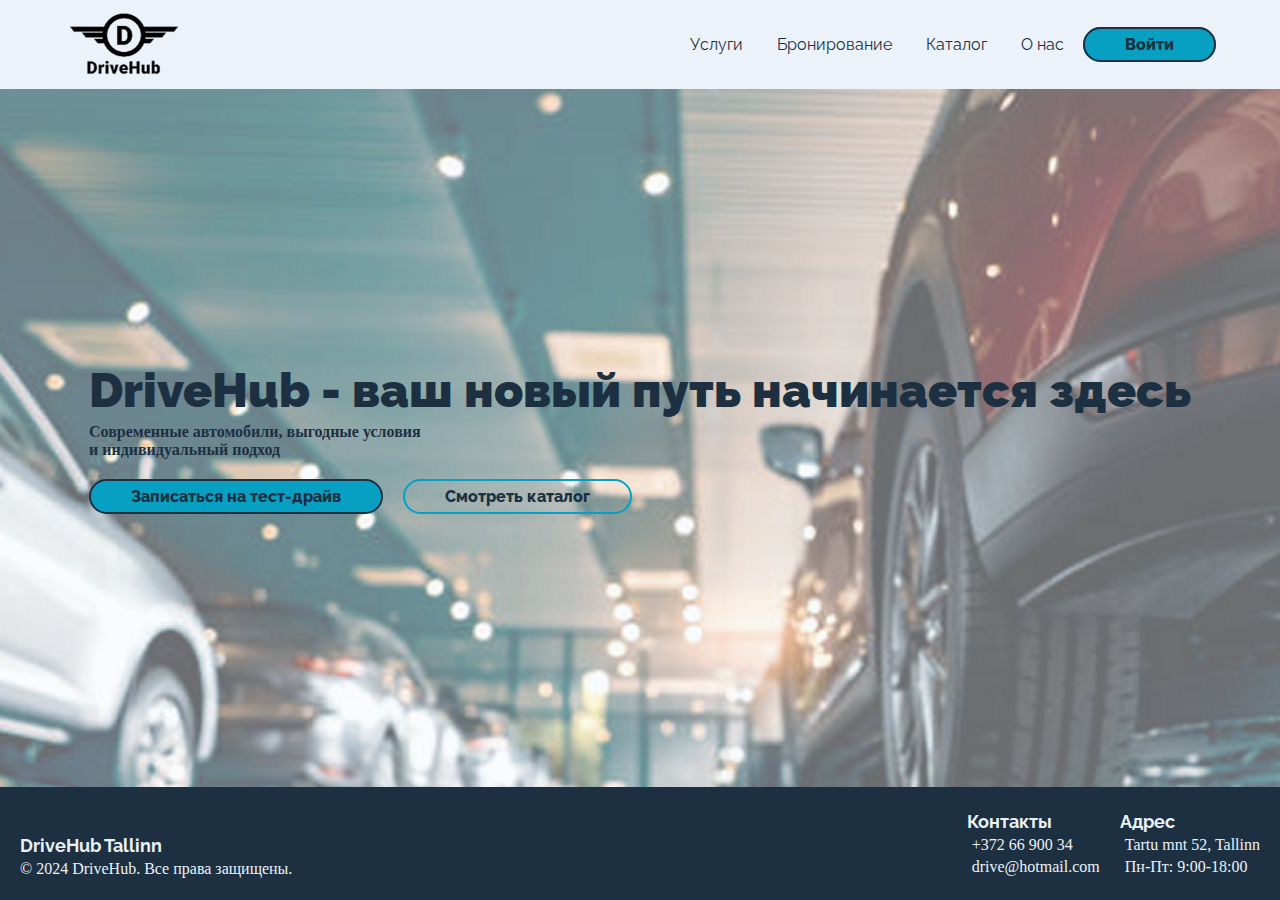
<file: index.html>
<!DOCTYPE html>
<html lang="en">
  <head>
    <meta charset="UTF-8" />
    <meta name="viewport" content="width=device-width, initial-scale=1.0" />
    <link rel="stylesheet" href="assets/css/general_styles.css" />
    <link rel="stylesheet" href="assets/css/index.css" />
    <link
      href="https://cdn.boxicons.com/fonts/basic/boxicons.min.css"
      rel="stylesheet"
    />
    <title>DriveHub Main Page</title>
  </head>
  <body>
    <header>
      <div class="wrapper">
        <nav>
          <div class="logo">
            <a href="index.html">
              <img src="assets/images/logos/logo_driveHub.png" />
            </a>
          </div>
          <div class="links">
            <a href="pages/services.html">Услуги</a>
            <a href="pages/booking.html">Бронирование</a>
            <a href="pages/catalog.html">Каталог</a>
            <a href="pages/about.html">О нас</a>
            <a class="blue-button" href="pages/login.html">Войти</a>
          </div>
        </nav>
      </div>
    </header>
    <main class="hero">
      <div class="wrapper">
        <h1>DriveHub - ваш новый путь начинается здесь</h1>
        <p>
          Современные автомобили, выгодные условия <br />и индивидуальный подход
        </p>
        <div class="hero-button-wrapper">
          <a class="blue-button test-drive" href="/pages/booking.html"
            >Записаться на тест-драйв</a
          >
          <a class="transparent-button" href="pages/catalog.html">
            Смотреть каталог
          </a>
        </div>
      </div>
    </main>
    <footer>
      <div class="left">
        <h3>DriveHub Tallinn</h3>
        <p>© 2024 DriveHub. Все права защищены.</p>
      </div>
      <div class="right">
        <div class="contacts">
          <h3>Контакты</h3>
          <p><i class="bxr bxs-phone"></i> +372 66 900 34</p>
          <p><i class="bxr bxs-mail-open"></i> drive@hotmail.com</p>
        </div>
        <div class="address">
          <h3>Адрес</h3>
          <p><i class="bxr bxs-location"></i> Tartu mnt 52, Tallinn</p>
          <p><i class="bxr bxs-calendar-alt"></i> Пн-Пт: 9:00-18:00</p>
        </div>
      </div>
    </footer>
  </body>
</html>
</file>
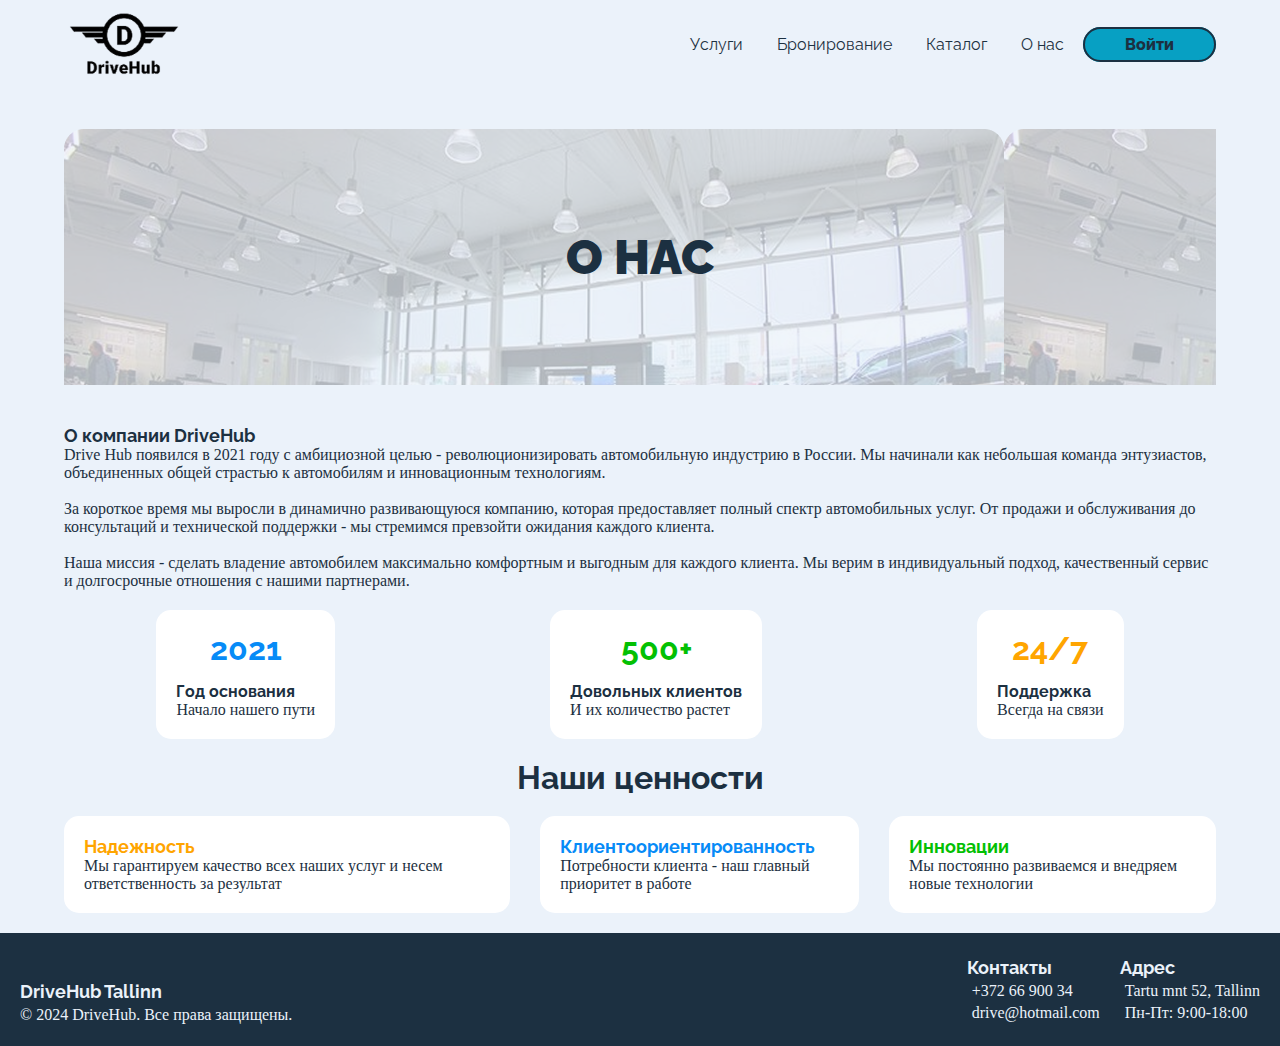
<file: pages/about.html>
<!DOCTYPE html>
<html lang="en">
  <head>
    <meta charset="UTF-8" />
    <meta name="viewport" content="width=device-width, initial-scale=1.0" />
    <link rel="stylesheet" href="/assets/css/general_styles.css" />
    <link rel="stylesheet" href="/assets/css/about.css" />
    <link
      href="https://cdn.boxicons.com/fonts/basic/boxicons.min.css"
      rel="stylesheet"
    />
    <title>About DriveHub</title>
  </head>
  <body>
    <header>
      <div class="wrapper">
        <nav>
          <div class="logo">
            <a href="/index.html">
              <img src="/assets/images/logos/logo_driveHub.png" />
            </a>
          </div>
          <div class="links">
            <a href="/pages/services.html">Услуги</a>
            <a href="/pages/booking.html">Бронирование</a>
            <a href="/pages/catalog.html">Каталог</a>
            <a href="/pages/about.html">О нас</a>
            <a class="blue-button" href="/pages/login.html">Войти</a>
          </div>
        </nav>
      </div>
    </header>
    <main>
      <div class="wrapper">
        <h1>О НАС</h1>
        <h3>О компании DriveHub</h3>
        <p>
          Drive Hub появился в 2021 году с амбициозной целью -
          революционизировать автомобильную индустрию в России. Мы начинали как
          небольшая команда энтузиастов, объединенных общей страстью к
          автомобилям и инновационным технологиям. <br />
          <br />
        </p>
        <p>
          За короткое время мы выросли в динамично развивающуюся компанию,
          которая предоставляет полный спектр автомобильных услуг. От продажи и
          обслуживания до консультаций и технической поддержки - мы стремимся
          превзойти ожидания каждого клиента. <br />
          <br />
        </p>
        <p>
          Наша миссия - сделать владение автомобилем максимально комфортным и
          выгодным для каждого клиента. Мы верим в индивидуальный подход,
          качественный сервис и долгосрочные отношения с нашими партнерами.
        </p>

        <div class="facts">
          <div class="fact">
            <h2 style="color: rgb(7, 139, 247)">2021</h2>
            <p><strong>Год основания</strong></p>
            <p>Начало нашего пути</p>
          </div>
          <div class="fact">
            <h2 style="color: rgb(3, 192, 3)">500+</h2>
            <p><strong>Довольных клиентов</strong></p>
            <p>И их количество растет</p>
          </div>
          <div class="fact">
            <h2 style="color: orange">24/7</h2>
            <p><strong>Поддержка</strong></p>
            <p>Всегда на связи</p>
          </div>
        </div>
        <div class="priorities">
          <h2>Наши ценности</h2>
          <div class="priorities-wrapper">
            <div class="priority">
              <h3 style="color: orange">Надежность</h3>
              <p>
                Мы гарантируем качество всех наших услуг и несем ответственность
                за результат
              </p>
            </div>
            <div class="priority">
              <h3 style="color: rgb(7, 139, 247)">Клиентоориентированность</h3>
              <p>Потребности клиента - наш главный приоритет в работе</p>
            </div>
            <div class="priority">
              <h3 style="color: rgb(3, 192, 3)">Инновации</h3>
              <p>Мы постоянно развиваемся и внедряем новые технологии</p>
            </div>
          </div>
        </div>
      </div>
    </main>
    <footer>
      <div class="left">
        <h3>DriveHub Tallinn</h3>
        <p>© 2024 DriveHub. Все права защищены.</p>
      </div>
      <div class="right">
        <div class="contacts">
          <h3>Контакты</h3>
          <p><i class="bxr bxs-phone"></i> +372 66 900 34</p>
          <p><i class="bxr bxs-mail-open"></i> drive@hotmail.com</p>
        </div>
        <div class="address">
          <h3>Адрес</h3>
          <p><i class="bxr bxs-location"></i> Tartu mnt 52, Tallinn</p>
          <p><i class="bxr bxs-calendar-alt"></i> Пн-Пт: 9:00-18:00</p>
        </div>
      </div>
    </footer>
  </body>
</html>
</file>
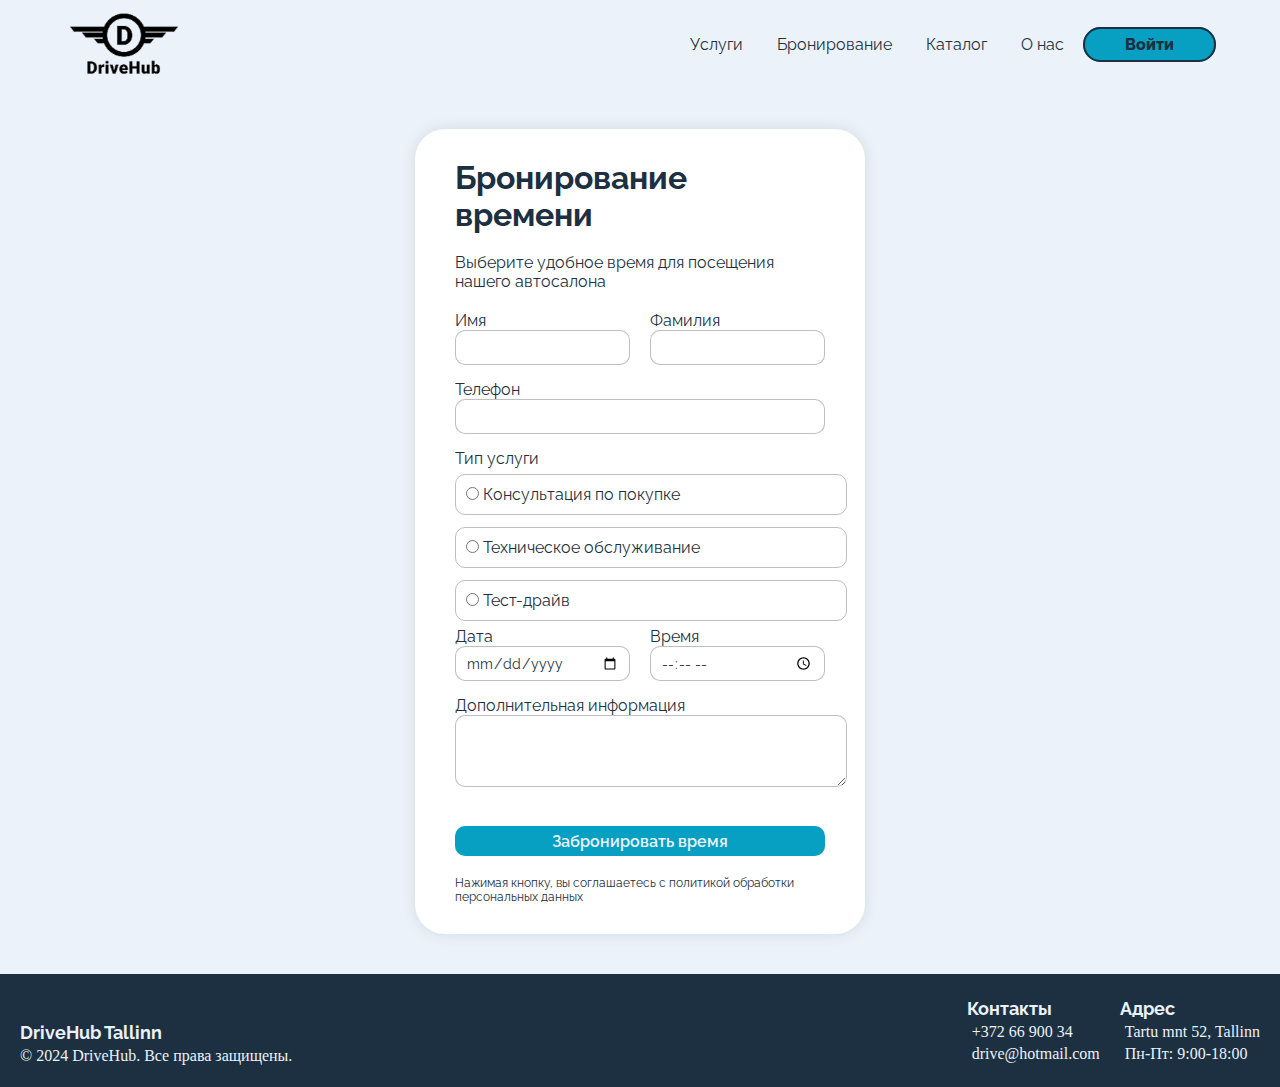
<file: pages/booking.html>
<!DOCTYPE html>
<html lang="en">
  <head>
    <meta charset="UTF-8" />
    <meta name="viewport" content="width=device-width, initial-scale=1.0" />
    <link rel="stylesheet" href="/assets/css/general_styles.css" />
    <link rel="stylesheet" href="/assets/css/booking.css" />
    <link
      href="https://cdn.boxicons.com/fonts/basic/boxicons.min.css"
      rel="stylesheet"
    />
    <link
      href="https://cdn.boxicons.com/fonts/brands/boxicons-brands.min.css"
      rel="stylesheet"
    />
    <title>DriveHub Booking</title>
    <style>
      /* Add these styles inside your existing CSS */

      .car-model-container {
        display: none;
        margin-top: 10px;
      }

      /* Show the car model input only when test-drive radio is checked */
      #test-drive:checked ~ .car-model-container {
        display: block;
      }
    </style>
  </head>
  <body>
    <header>
      <div class="wrapper">
        <nav>
          <div class="logo">
            <a href="/index.html">
              <img src="/assets/images/logos/logo_driveHub.png" />
            </a>
          </div>
          <div class="links">
            <a href="/pages/services.html">Услуги</a>
            <a href="/pages/booking.html">Бронирование</a>
            <a href="/pages/catalog.html">Каталог</a>
            <a href="/pages/about.html">О нас</a>
            <a class="blue-button" href="/pages/login.html">Войти</a>
          </div>
        </nav>
      </div>
    </header>
    <main>
      <div class="wrapper">
        <div class="login-wrapper">
          <h2 style="text-align: left">Бронирование времени</h2>
          <p style="text-align: left">
            Выберите удобное время для посещения нашего автосалона
          </p>
          <form>
            <div class="names">
              <div class="first-name">
                <label for="name">Имя</label>
                <input type="text" id="name" />
              </div>
              <div class="last-name">
                <label for="last-name">Фамилия</label>
                <input type="text" id="last-name" />
              </div>
            </div>
            <label for="text">Телефон</label>
            <input type="text" id="email" />
            <div class="types">
              <p style="text-align: left">Тип услуги</p>

              <div class="type">
                <input type="radio" id="consultation" name="serviceType" />
                <label for="consultation">Консультация по покупке</label>
              </div>

              <div class="type">
                <input type="radio" id="to" name="serviceType" />
                <label for="to">Техническое обслуживание</label>
              </div>

              <div class="type">
                <input type="radio" id="test-drive" name="serviceType" />
                <label for="test-drive">Тест-драйв</label>

                <div class="car-model-container">
                  <label for="car-model">Модель автомобиля</label>
                  <input
                    type="text"
                    id="car-model"
                    name="car-model"
                    placeholder="Введите модель автомобиля"
                  />
                </div>
              </div>
            </div>

            <div class="datetime">
              <div class="date">
                <label for="date">Дата</label>
                <input type="date" id="date" />
              </div>
              <div class="time">
                <label for="time">Время</label>
                <input type="time" id="time" />
              </div>
            </div>
            <div class="info">
              <label for="info">Дополнительная информация</label>
              <textarea id="info"></textarea>
            </div>

            <button type="submit">
              <a href="/index.html">Забронировать время</a>
            </button>

            <p style="font-size: 12px">
              Нажимая кнопку, вы соглашаетесь с политикой обработки персональных
              данных
            </p>
          </form>
        </div>
      </div>
    </main>
    <footer>
      <div class="left">
        <h3>DriveHub Tallinn</h3>
        <p>© 2024 DriveHub. Все права защищены.</p>
      </div>
      <div class="right">
        <div class="contacts">
          <h3>Контакты</h3>
          <p><i class="bxr bxs-phone"></i> +372 66 900 34</p>
          <p><i class="bxr bxs-mail-open"></i> drive@hotmail.com</p>
        </div>
        <div class="address">
          <h3>Адрес</h3>
          <p><i class="bxr bxs-location"></i> Tartu mnt 52, Tallinn</p>
          <p><i class="bxr bxs-calendar-alt"></i> Пн-Пт: 9:00-18:00</p>
        </div>
      </div>
    </footer>
  </body>
</html>
</file>
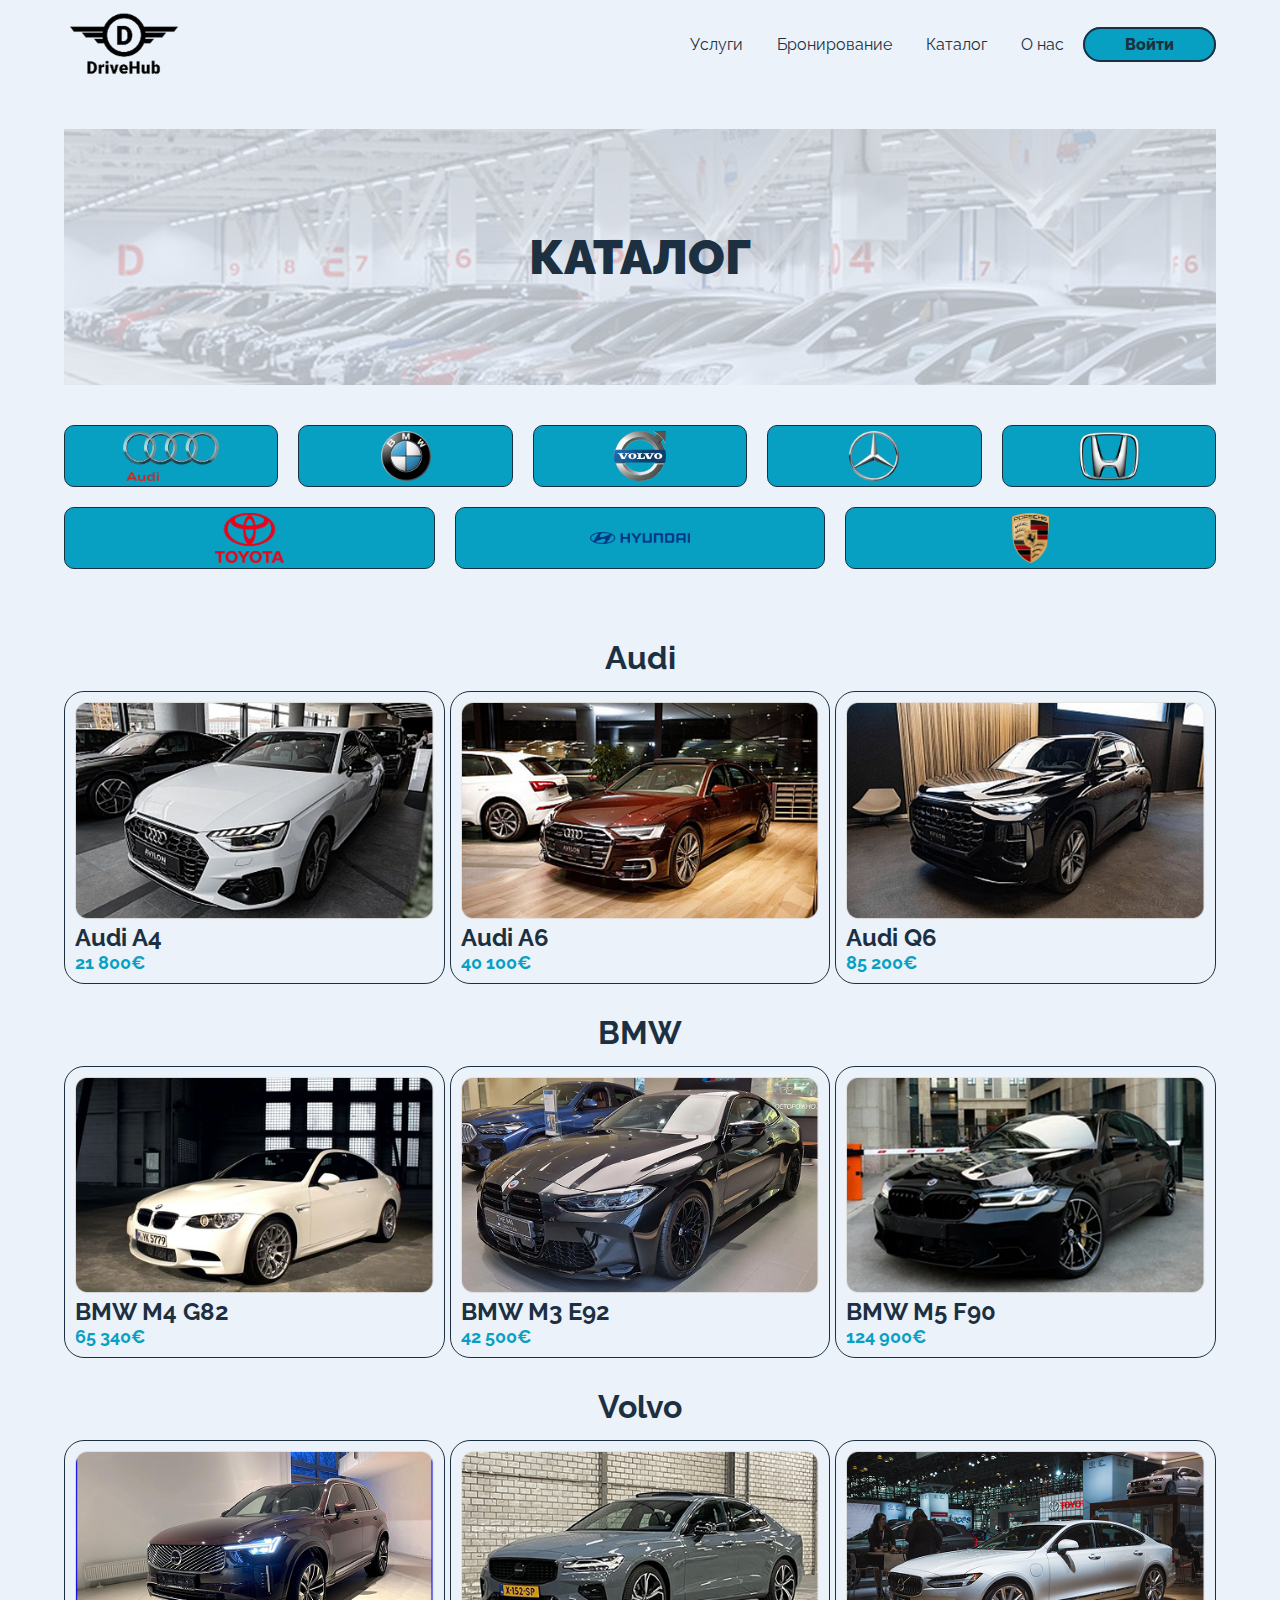
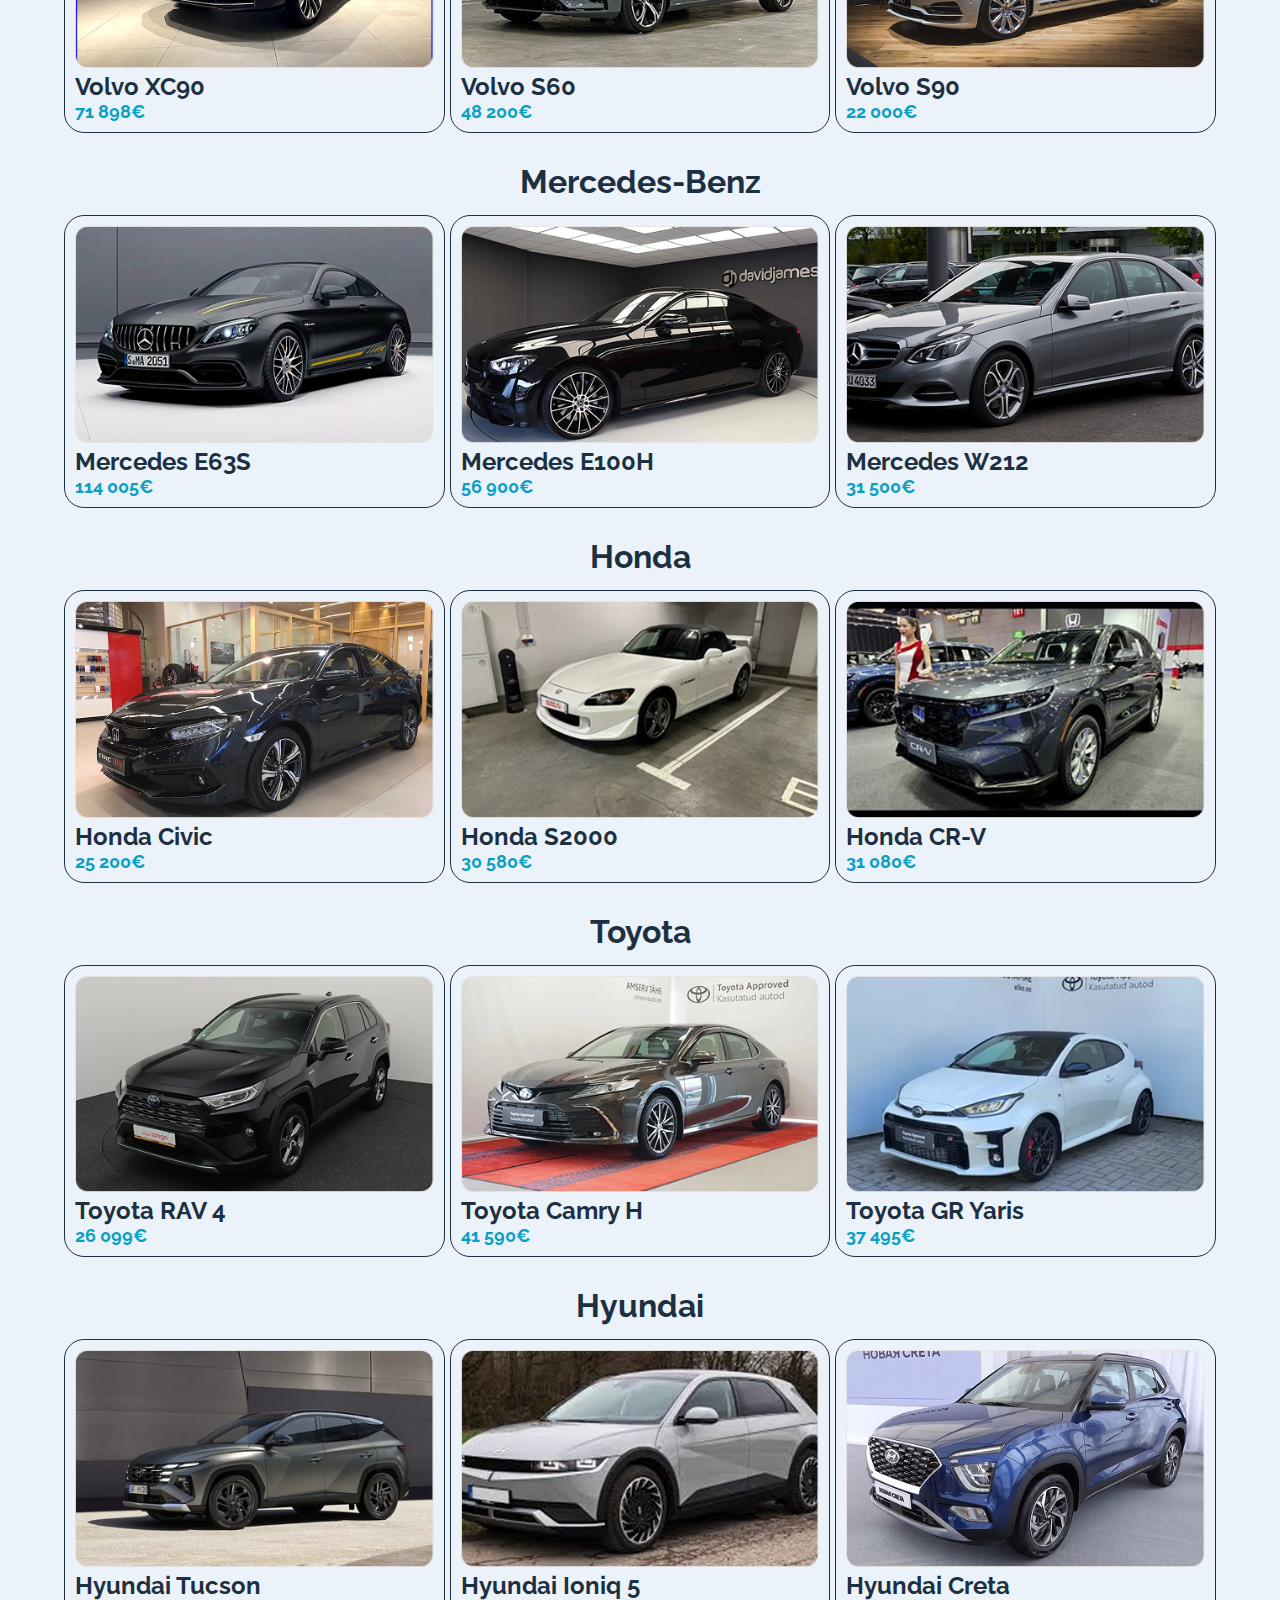
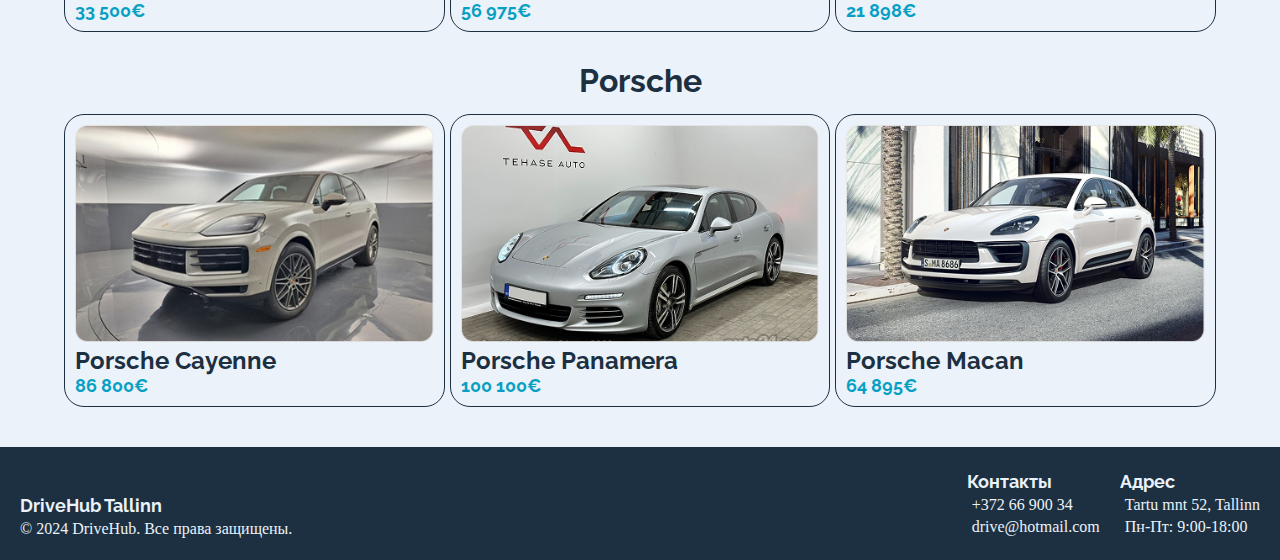
<file: pages/catalog.html>
<!DOCTYPE html>
<html lang="en">
  <head>
    <meta charset="UTF-8" />
    <meta name="viewport" content="width=device-width, initial-scale=1.0" />
    <link rel="stylesheet" href="/assets/css/general_styles.css" />
    <link rel="stylesheet" href="/assets/css/catalog.css" />
    <link
      href="https://cdn.boxicons.com/fonts/basic/boxicons.min.css"
      rel="stylesheet"
    />
    <title>DriveHub Catalog</title>
  </head>
  <body>
    <header>
      <div class="wrapper">
        <nav>
          <div class="logo">
            <a href="/index.html">
              <img src="/assets/images/logos/logo_driveHub.png" />
            </a>
          </div>
          <div class="links">
            <a href="/pages/services.html">Услуги</a>
            <a href="/pages/booking.html">Бронирование</a>
            <a href="/pages/catalog.html">Каталог</a>
            <a href="/pages/about.html">О нас</a>
            <a class="blue-button" href="/pages/login.html">Войти</a>
          </div>
        </nav>
      </div>
    </header>
    <main>
      <div class="wrapper">
        <h1>КАТАЛОГ</h1>
        <div class="logos">
          <a href="#audi"><img src="/assets/images/logos/logo_audi.png" /></a
          ><a href="#bmw"><img src="/assets/images/logos/logo_bmw.png" /></a
          ><a href="#volvo"><img src="/assets/images/logos/logo_volvo.svg" /></a
          ><a href="#mercedes-benz"
            ><img src="/assets/images/logos/logo_merc.png" /></a
          ><a href="#honda"><img src="/assets/images/logos/logo_honda.png" /></a
          ><a href="#toyota"
            ><img src="/assets/images/logos/logo_toyota.png" /></a
          ><a href="#hyundai"
            ><img src="/assets/images/logos/logo_hyundai.png" /></a
          ><a href="#porsche"
            ><img src="/assets/images/logos/logo_porsche.png"
          /></a>
        </div>
        <div class="manufacturers">
          <h2 id="audi">Audi</h2>
          <div class="manufacturer">
            <div class="car">
              <img src="/assets/images/cars/audi/audi_a4.png" />
              <h3>Audi A4</h3>
              <p>21 800€</p>
            </div>
            <div class="car">
              <img src="/assets/images/cars/audi/audi_a6.png" />
              <h3>Audi A6</h3>
              <p>40 100€</p>
            </div>
            <div class="car">
              <img src="/assets/images/cars/audi/audi_q6.png" />
              <h3>Audi Q6</h3>
              <p>85 200€</p>
            </div>
          </div>
          <h2 id="bmw">BMW</h2>
          <div class="manufacturer">
            <div class="car">
              <img src="/assets/images/cars/bmw/bmw_m3_e92.png" />
              <h3>BMW M4 G82</h3>
              <p>65 340€</p>
            </div>
            <div class="car">
              <img src="/assets/images/cars/bmw/bmw_m4_g82.png" />
              <h3>BMW M3 E92</h3>
              <p>42 500€</p>
            </div>
            <div class="car">
              <img src="/assets/images/cars/bmw/bmw_m5_f90.png" />
              <h3>BMW M5 F90</h3>
              <p>124 900€</p>
            </div>
          </div>

          <h2 id="volvo">Volvo</h2>
          <div class="manufacturer">
            <div class="car">
              <img src="/assets/images/cars/volvo/volvo_xc90.png" />
              <h3>Volvo XC90</h3>
              <p>71 898€</p>
            </div>
            <div class="car">
              <img src="/assets/images/cars/volvo/volvo_s60.png" />
              <h3>Volvo S60</h3>
              <p>48 200€</p>
            </div>
            <div class="car">
              <img src="/assets/images/cars/volvo/volvo_s90.png" />
              <h3>Volvo S90</h3>
              <p>22 000€</p>
            </div>
          </div>

          <h2 id="mercedes-benz">Mercedes-Benz</h2>
          <div class="manufacturer">
            <div class="car">
              <img src="/assets/images/cars/mercedes_benz/merc_e63s.png" />
              <h3>Mercedes E63S</h3>
              <p>114 005€</p>
            </div>
            <div class="car">
              <img src="/assets/images/cars/mercedes_benz/merc_e100h.png" />
              <h3>Mercedes E100H</h3>
              <p>56 900€</p>
            </div>
            <div class="car">
              <img src="/assets/images/cars/mercedes_benz/merc_w212.png" />
              <h3>Mercedes W212</h3>
              <p>31 500€</p>
            </div>
          </div>
          <h2 id="honda">Honda</h2>
          <div class="manufacturer">
            <div class="car">
              <img src="/assets/images/cars/honda/honda_civic.png" />
              <h3>Honda Civic</h3>
              <p>25 200€</p>
            </div>
            <div class="car">
              <img src="/assets/images/cars/honda/honda_s2000.png" />
              <h3>Honda S2000</h3>
              <p>30 580€</p>
            </div>
            <div class="car">
              <img src="/assets/images/cars/honda/honda_crv.png" />
              <h3>Honda CR-V</h3>
              <p>31 080€</p>
            </div>
          </div>
          <h2 id="toyota">Toyota</h2>
          <div class="manufacturer">
            <div class="car">
              <img src="/assets/images/cars/toyota/toyota_rav4.png" />
              <h3>Toyota RAV 4</h3>
              <p>26 099€</p>
            </div>
            <div class="car">
              <img src="/assets/images/cars/toyota/toyota_camry_H.png" />
              <h3>Toyota Camry H</h3>
              <p>41 590€</p>
            </div>
            <div class="car">
              <img src="/assets/images/cars/toyota/toyota_gr_yaris.png" />
              <h3>Toyota GR Yaris</h3>
              <p>37 495€</p>
            </div>
          </div>
          <h2 id="hyundai">Hyundai</h2>
          <div class="manufacturer">
            <div class="car">
              <img src="/assets/images/cars/hyundai/hyundai_tucson.png" />
              <h3>Hyundai Tucson</h3>
              <p>33 500€</p>
            </div>
            <div class="car">
              <img src="/assets/images/cars/hyundai/hyundai_ioniq_5.png" />
              <h3>Hyundai Ioniq 5</h3>
              <p>56 975€</p>
            </div>
            <div class="car">
              <img src="/assets/images/cars/hyundai/hyundai_creta.png" />
              <h3>Hyundai Creta</h3>
              <p>21 898€</p>
            </div>
          </div>
          <h2 id="porsche">Porsche</h2>
          <div class="manufacturer">
            <div class="car">
              <img src="/assets/images/cars/porsche/porsche_cayenne.png" />
              <h3>Porsche Cayenne</h3>
              <p>86 800€</p>
            </div>
            <div class="car">
              <img src="/assets/images/cars/porsche/portsche_panamera.png" />
              <h3>Porsche Panamera</h3>
              <p>100 100€</p>
            </div>
            <div class="car">
              <img src="/assets/images/cars/porsche/porsche_macan.png" />
              <h3>Porsche Macan</h3>
              <p>64 895€</p>
            </div>
          </div>
        </div>
      </div>
    </main>
    <footer>
      <div class="left">
        <h3>DriveHub Tallinn</h3>
        <p>© 2024 DriveHub. Все права защищены.</p>
      </div>
      <div class="right">
        <div class="contacts">
          <h3>Контакты</h3>
          <p><i class="bxr bxs-phone"></i>+372 66 900 34</p>
          <p><i class="bxr bxs-mail-open"></i>drive@hotmail.com</p>
        </div>
        <div class="address">
          <h3>Адрес</h3>
          <p><i class="bxr bxs-location"></i>Tartu mnt 52, Tallinn</p>
          <p><i class="bxr bxs-calendar-alt"></i>Пн-Пт: 9:00-18:00</p>
        </div>
      </div>
    </footer>
  </body>
</html>
</file>
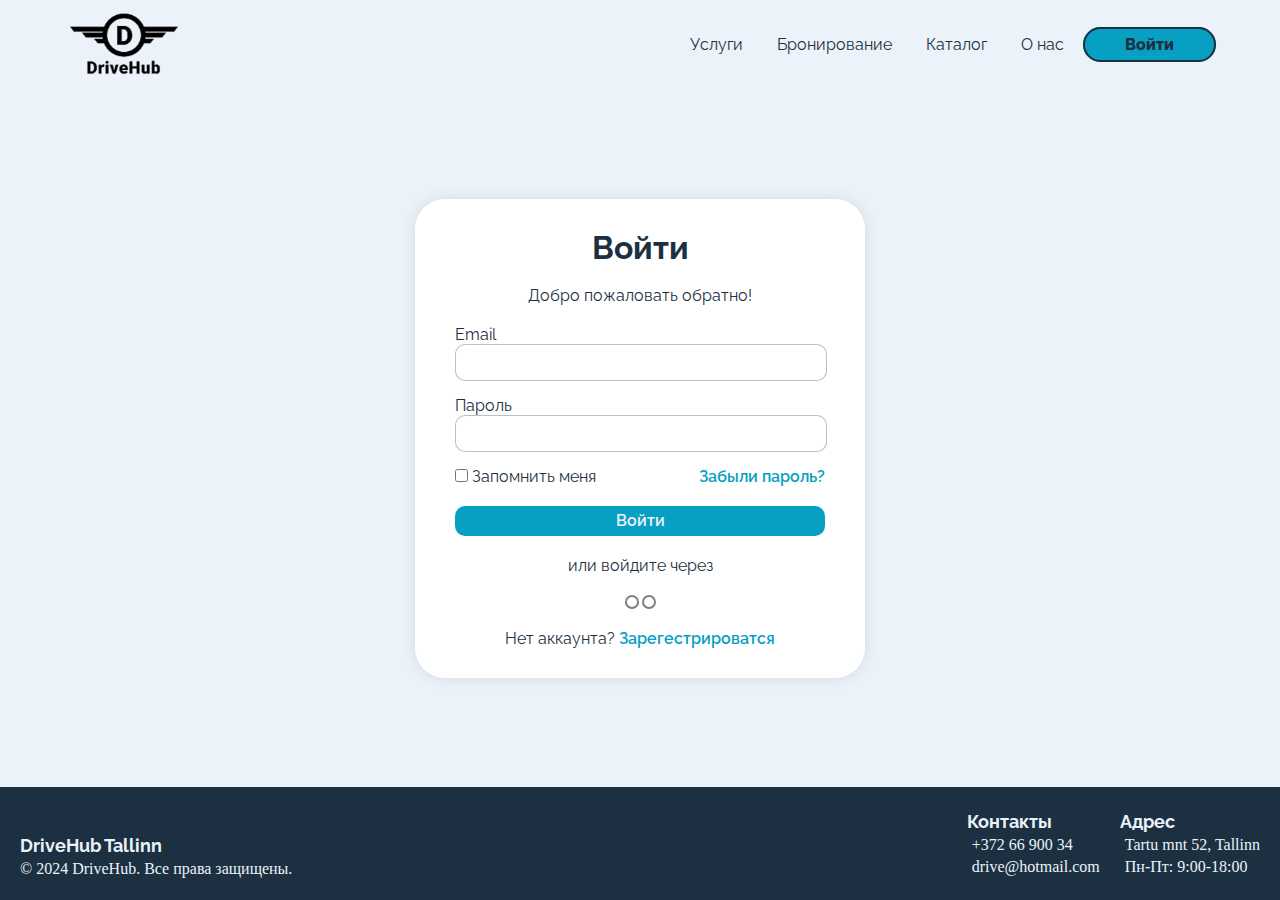
<file: pages/login.html>
<!DOCTYPE html>
<html lang="en">
  <head>
    <meta charset="UTF-8" />
    <meta name="viewport" content="width=device-width, initial-scale=1.0" />
    <link rel="stylesheet" href="/assets/css/general_styles.css" />
    <link rel="stylesheet" href="/assets/css/login.css" />
    <link
      href="https://cdn.boxicons.com/fonts/basic/boxicons.min.css"
      rel="stylesheet"
    />
    <link
      href="https://cdn.boxicons.com/fonts/brands/boxicons-brands.min.css"
      rel="stylesheet"
    />
    <title>DriveHub Login</title>
  </head>
  <body>
    <header>
      <div class="wrapper">
        <nav>
          <div class="logo">
            <a href="/index.html">
              <img src="/assets/images/logos/logo_driveHub.png" />
            </a>
          </div>
          <div class="links">
            <a href="/pages/services.html">Услуги</a>
            <a href="/pages/booking.html">Бронирование</a>
            <a href="/pages/catalog.html">Каталог</a>
            <a href="/pages/about.html">О нас</a>
            <a class="blue-button" href="/pages/login.html">Войти</a>
          </div>
        </nav>
      </div>
    </header>
    <main>
      <div class="wrapper">
        <div class="login-wrapper">
          <h2>Войти</h2>
          <p>Добро пожаловать обратно!</p>
          <form>
            <label for="email">Email</label>
            <input type="email" id="email" />
            <label for="password">Пароль</label>
            <input type="password" id="password" />
            <div class="inline">
              <div class="checkbox">
                <input type="checkbox" id="remember" />
                <label for="remember">Запомнить меня</label>
              </div>
              <a class="forgot" href="/index.html">Забыли пароль?</a>
            </div>
            <button type="submit"><a href="/index.html">Войти</a></button>
            <p>или войдите через</p>
            <div class="logos">
              <i class="bxl bx-google"></i>
              <i class="bxl bx-facebook"></i>
            </div>
            <p>
              Нет аккаунта?
              <a href="/pages/registration.html">Зарегестрироватся</a>
            </p>
          </form>
        </div>
      </div>
    </main>
    <footer>
      <div class="left">
        <h3>DriveHub Tallinn</h3>
        <p>© 2024 DriveHub. Все права защищены.</p>
      </div>
      <div class="right">
        <div class="contacts">
          <h3>Контакты</h3>
          <p><i class="bxr bxs-phone"></i> +372 66 900 34</p>
          <p><i class="bxr bxs-mail-open"></i> drive@hotmail.com</p>
        </div>
        <div class="address">
          <h3>Адрес</h3>
          <p><i class="bxr bxs-location"></i> Tartu mnt 52, Tallinn</p>
          <p><i class="bxr bxs-calendar-alt"></i> Пн-Пт: 9:00-18:00</p>
        </div>
      </div>
    </footer>
  </body>
</html>
</file>
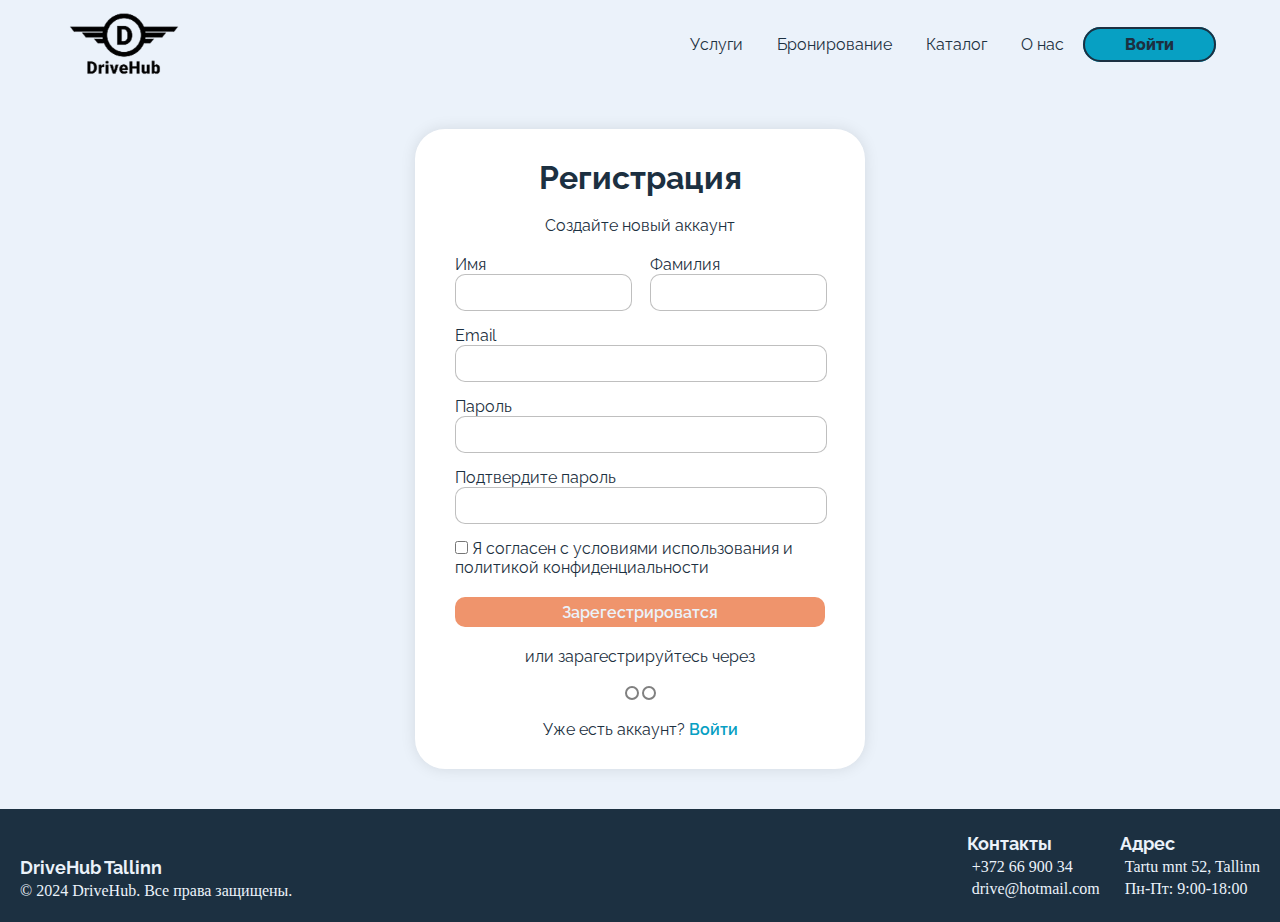
<file: pages/registration.html>
<!DOCTYPE html>
<html lang="en">
  <head>
    <meta charset="UTF-8" />
    <meta name="viewport" content="width=device-width, initial-scale=1.0" />
    <link rel="stylesheet" href="/assets/css/general_styles.css" />
    <link rel="stylesheet" href="/assets/css/registration.css" />
    <link
      href="https://cdn.boxicons.com/fonts/basic/boxicons.min.css"
      rel="stylesheet"
    />
    <link
      href="https://cdn.boxicons.com/fonts/brands/boxicons-brands.min.css"
      rel="stylesheet"
    />
    <title>DriveHub Registration</title>
  </head>
  <body>
    <header>
      <div class="wrapper">
        <nav>
          <div class="logo">
            <a href="/index.html">
              <img src="/assets/images/logos/logo_driveHub.png" />
            </a>
          </div>
          <div class="links">
            <a href="/pages/services.html">Услуги</a>
            <a href="/pages/booking.html">Бронирование</a>
            <a href="/pages/catalog.html">Каталог</a>
            <a href="/pages/about.html">О нас</a>
            <a class="blue-button" href="/pages/login.html">Войти</a>
          </div>
        </nav>
      </div>
    </header>
    <main>
      <div class="wrapper">
        <div class="login-wrapper">
          <h2>Регистрация</h2>
          <p>Создайте новый аккаунт</p>
          <form>
            <div class="names">
              <div class="first-name">
                <label for="name">Имя</label>
                <input type="text" id="name" />
              </div>
              <div class="last-name">
                <label for="last-name">Фамилия</label>
                <input type="text" id="last-name" />
              </div>
            </div>
            <label for="email">Email</label>
            <input type="email" id="email" />
            <label for="password">Пароль</label>
            <input type="password" id="password" />
            <label for="password-again">Подтвердите пароль</label>
            <input type="password" id="password-again" />
            <input type="checkbox" id="politics" />
            <label for="politics"
              >Я согласен с условиями использования и политикой
              конфиденциальности</label
            >
            <button type="submit">
              <a href="/index.html">Зарегестрироватся</a>
            </button>
            <p>или зарагестрируйтесь через</p>
            <div class="logos">
              <i class="bxl bx-google"></i>
              <i class="bxl bx-facebook"></i>
            </div>
            <p>Уже есть аккаунт? <a href="/pages/login.html">Войти</a></p>
          </form>
        </div>
      </div>
    </main>
    <footer>
      <div class="left">
        <h3>DriveHub Tallinn</h3>
        <p>© 2024 DriveHub. Все права защищены.</p>
      </div>
      <div class="right">
        <div class="contacts">
          <h3>Контакты</h3>
          <p><i class="bxr bxs-phone"></i> +372 66 900 34</p>
          <p><i class="bxr bxs-mail-open"></i> drive@hotmail.com</p>
        </div>
        <div class="address">
          <h3>Адрес</h3>
          <p><i class="bxr bxs-location"></i> Tartu mnt 52, Tallinn</p>
          <p><i class="bxr bxs-calendar-alt"></i> Пн-Пт: 9:00-18:00</p>
        </div>
      </div>
    </footer>
  </body>
</html>
</file>
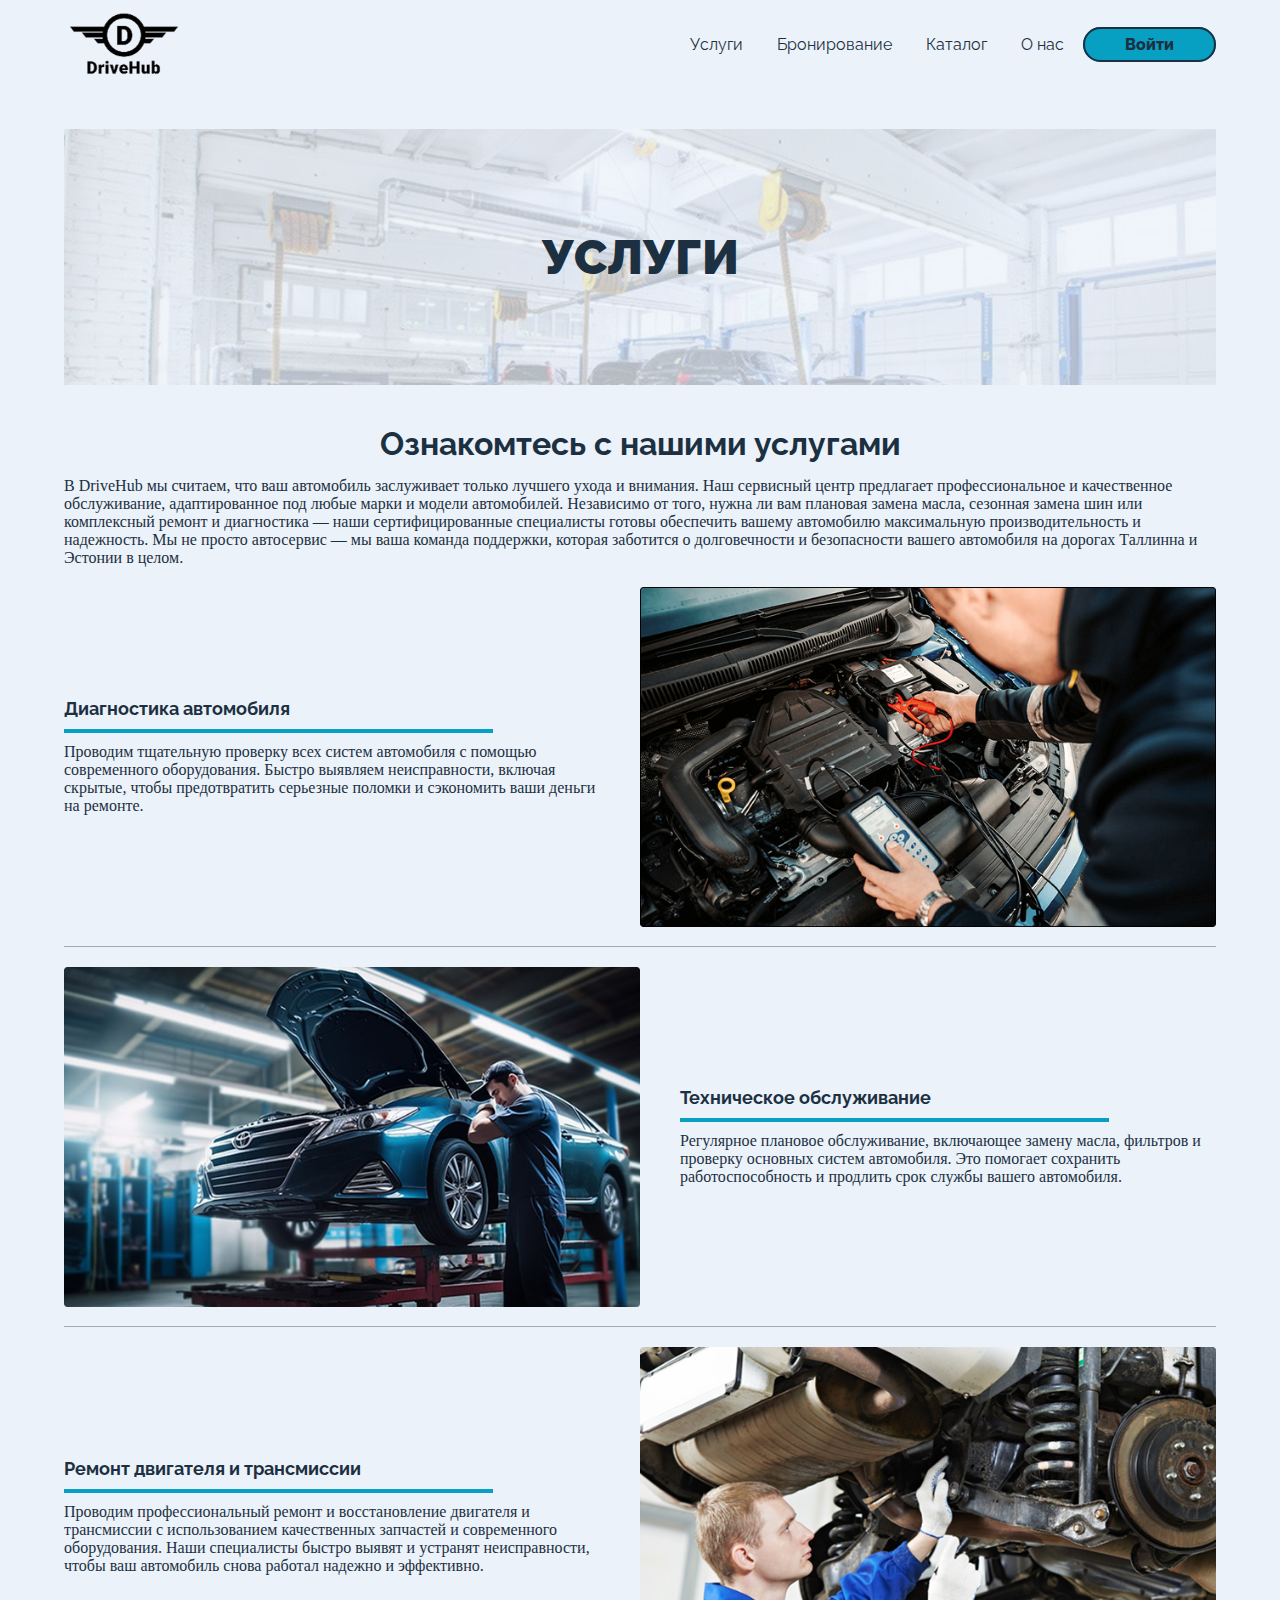
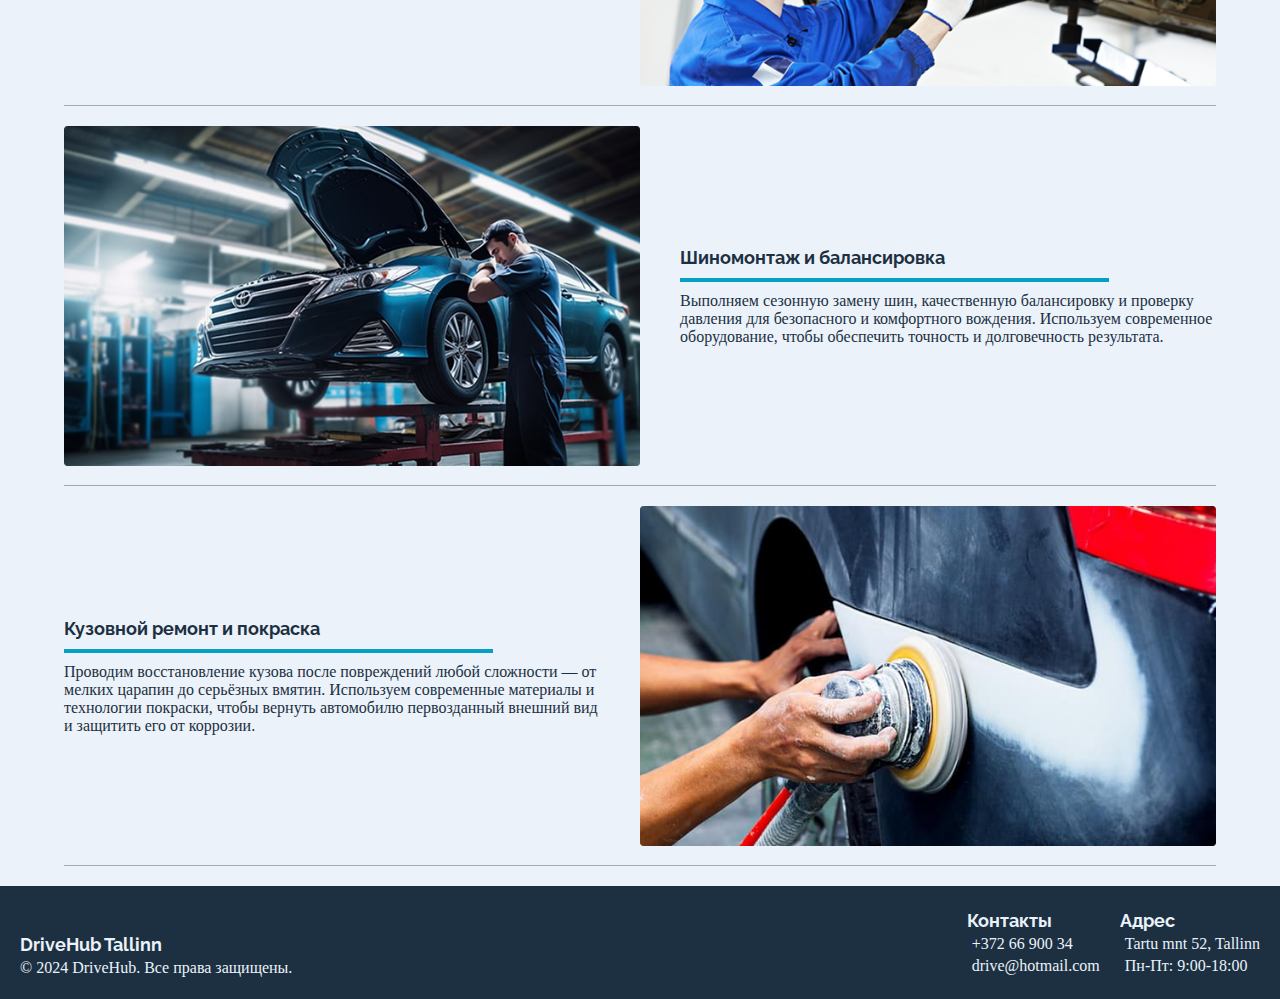
<file: pages/services.html>
<!DOCTYPE html>
<html lang="en">
  <head>
    <meta charset="UTF-8" />
    <meta name="viewport" content="width=device-width, initial-scale=1.0" />
    <link rel="stylesheet" href="/assets/css/general_styles.css" />
    <link rel="stylesheet" href="/assets/css/services.css" />
    <link
      href="https://cdn.boxicons.com/fonts/basic/boxicons.min.css"
      rel="stylesheet"
    />
    <title>DriveHub Services</title>
  </head>
  <body>
    <header>
      <div class="wrapper">
        <nav>
          <div class="logo">
            <a href="/index.html">
              <img src="/assets/images/logos/logo_driveHub.png" />
            </a>
          </div>
          <div class="links">
            <a href="/pages/services.html">Услуги</a>
            <a href="/pages/booking.html">Бронирование</a>
            <a href="/pages/catalog.html">Каталог</a>
            <a href="/pages/about.html">О нас</a>
            <a class="blue-button" href="/pages/login.html">Войти</a>
          </div>
        </nav>
      </div>
    </header>
    <main>
      <div class="wrapper">
        <h1>УСЛУГИ</h1>
        <div class="intro">
          <h2>Ознакомтесь с нашими услугами</h2>
          <p>
            В DriveHub мы считаем, что ваш автомобиль заслуживает только лучшего
            ухода и внимания. Наш сервисный центр предлагает профессиональное и
            качественное обслуживание, адаптированное под любые марки и модели
            автомобилей. Независимо от того, нужна ли вам плановая замена масла,
            сезонная замена шин или комплексный ремонт и диагностика — наши
            сертифицированные специалисты готовы обеспечить вашему автомобилю
            максимальную производительность и надежность. Мы не просто
            автосервис — мы ваша команда поддержки, которая заботится о
            долговечности и безопасности вашего автомобиля на дорогах Таллинна и
            Эстонии в целом.
          </p>
        </div>
        <div class="services">
          <div class="service">
            <div class="text">
              <h3>Диагностика автомобиля</h3>
              <p>
                Проводим тщательную проверку всех систем автомобиля с помощью
                современного оборудования. Быстро выявляем неисправности,
                включая скрытые, чтобы предотвратить серьезные поломки и
                сэкономить ваши деньги на ремонте.
              </p>
            </div>
            <img src="/assets/images/backgrounds/diagnostika 1.png" />
          </div>
          <div class="service">
            <img src="/assets/images/backgrounds/TO 2.png" />
            <div class="text">
              <h3>Техническое обслуживание</h3>
              <p>
                Регулярное плановое обслуживание, включающее замену масла,
                фильтров и проверку основных систем автомобиля. Это помогает
                сохранить работоспособность и продлить срок службы вашего
                автомобиля.
              </p>
            </div>
          </div>
          <div class="service">
            <div class="text">
              <h3>Ремонт двигателя и трансмиссии</h3>
              <p>
                Проводим профессиональный ремонт и восстановление двигателя и
                трансмиссии с использованием качественных запчастей и
                современного оборудования. Наши специалисты быстро выявят и
                устранят неисправности, чтобы ваш автомобиль снова работал
                надежно и эффективно.
              </p>
            </div>
            <img src="/assets/images/backgrounds/transmission 1.png" />
          </div>
          <div class="service">
            <img src="/assets/images/backgrounds/TO 2.png" />
            <div class="text">
              <h3>Шиномонтаж и балансировка</h3>
              <p>
                Выполняем сезонную замену шин, качественную балансировку и
                проверку давления для безопасного и комфортного вождения.
                Используем современное оборудование, чтобы обеспечить точность и
                долговечность результата.
              </p>
            </div>
          </div>
          <div class="service">
            <div class="text">
              <h3>Кузовной ремонт и покраска</h3>
              <p>
                Проводим восстановление кузова после повреждений любой сложности
                — от мелких царапин до серьёзных вмятин. Используем современные
                материалы и технологии покраски, чтобы вернуть автомобилю
                первозданный внешний вид и защитить его от коррозии.
              </p>
            </div>
            <img src="/assets/images/backgrounds/kuzov 1.png" />
          </div>
        </div>
      </div>
    </main>
    <footer>
      <div class="left">
        <h3>DriveHub Tallinn</h3>
        <p>© 2024 DriveHub. Все права защищены.</p>
      </div>
      <div class="right">
        <div class="contacts">
          <h3>Контакты</h3>
          <p><i class="bxr bxs-phone"></i> +372 66 900 34</p>
          <p><i class="bxr bxs-mail-open"></i> drive@hotmail.com</p>
        </div>
        <div class="address">
          <h3>Адрес</h3>
          <p><i class="bxr bxs-location"></i> Tartu mnt 52, Tallinn</p>
          <p><i class="bxr bxs-calendar-alt"></i> Пн-Пт: 9:00-18:00</p>
        </div>
      </div>
    </footer>
  </body>
</html>
</file>
<file: assets/css/general_styles.css>
/* Font imports */

@import url("https://fonts.googleapis.com/css2?family=Raleway:ital,wght@0,100..900;1,100..900&family=Tinos:ital,wght@0,400;0,700;1,400;1,700&display=swap");

/* Colors */
:root {
  --main: #ef946c;
  --main-2: #d4cbe5;
  --background: #ebf2fa;
  --foreground: #1c3041;
  --accent: #07a0c3;
}

html,
body {
  background-color: var(--background);
  height: 100%;
  display: flex;
  flex-direction: column;
  scroll-behavior: smooth;
}

* {
  padding: 0;
  margin: 0;
  font-family: "Raleway", sans-serif;
  color: var(--foreground);
  text-decoration: none;
}

h1,
h2,
h3,
h4,
h5,
a {
  text-align: center;
}

p {
  font-family: "Tinos", sans-serif;
}
h1 {
  font-size: 48px;
  font-weight: 900;
}

h2 {
  font-size: 32px;
  margin-bottom: 15px;
}

h3 {
  font-size: 18px;

  text-align: left;
}

.wrapper {
  margin: 0 auto;
  max-width: 75%;
  transition: all 0.3s ease;
}

main.hero {
  flex: 1;
  display: flex;
  align-items: center;
  justify-content: center;
  position: relative;
}

a.blue-button {
  background-color: var(--accent);
  border-radius: 30px;
  padding: 6px 40px;
  border: 2px solid var(--foreground);
  font-weight: 800;
}

a.transparent-button {
  background-color: rgba(0, 0, 0, 0);
  border-radius: 30px;
  padding: 6px 40px;
  border: 2px solid var(--accent);
  font-weight: 800;
}

nav {
  display: flex;
  justify-content: space-between;
  align-items: center;
  padding: 10px 0;
}

nav .logo a img {
  width: 120px;
}

nav .links a:not(.blue-button) {
  padding: 0 15px;
}

footer {
  background-color: var(--foreground);
  display: flex;
  justify-content: space-between;
  padding: 20px;
  align-items: flex-end;
}

footer * {
  color: var(--background);
}

footer .right {
  display: flex;
  gap: 20px;
}
footer .right * {
  padding: 2px 0;
}
footer .left * {
  padding: 2px 0;
}

footer .right * > p {
  display: flex;
  align-items: center;
  gap: 5px;
}

/* Media queries */
@media (max-width: 1380px) {
  .wrapper {
    max-width: 90%;
  }
}
</file>
<file: assets/css/index.css>
/* Font imports */

@import url("https://fonts.googleapis.com/css2?family=Raleway:ital,wght@0,100..900;1,100..900&family=Tinos:ital,wght@0,400;0,700;1,400;1,700&display=swap");

/* Colors */
:root {
  --main: #ef946c;
  --main-2: #d4cbe5;
  --background: #ebf2fa;
  --foreground: #1c3041;
  --accent: #07a0c3;
}

.hero p {
  font-weight: 600;
  padding-top: 5px;
  padding-bottom: 20px;
}

.hero-button-wrapper {
  display: flex;
  gap: 20px;
}

h1 {
  text-align: left;
}

main {
  background-image: url(/assets/images/backgrounds/index.png);
  background-size: cover;
}

main.hero::before {
  content: "";
  position: absolute;
  inset: 0;
  background-color: rgba(255, 255, 255, 0.2);
  z-index: 1;
}

main.hero > * {
  z-index: 2;
}
</file>
<file: assets/css/about.css>
/* Font imports */

@import url("https://fonts.googleapis.com/css2?family=Raleway:ital,wght@0,100..900;1,100..900&family=Tinos:ital,wght@0,400;0,700;1,400;1,700&display=swap");

/* Colors */
:root {
  --main: #ef946c;
  --main-2: #d4cbe5;
  --background: #ebf2fa;
  --foreground: #1c3041;
  --accent: #07a0c3;
}

h1 {
  width: 100%;
  text-align: center;
  padding: 100px 0;
  background-image: url(/assets/images/backgrounds/salon\ 1.png);
  margin: 40px 0;
}

.facts {
  display: flex;
  justify-content: space-around;
  gap: 30px;
  margin: 20px 0;
}

.fact {
  background-color: white;
  padding: 20px;
  border-radius: 15px;
}

.priorities-wrapper {
  display: flex;
  justify-content: space-around;
  gap: 30px;
  margin: 20px 0;
}

.priority {
  background-color: white;
  padding: 20px;
  border-radius: 15px;
}
</file>
<file: assets/css/booking.css>
/* Font imports */

@import url("https://fonts.googleapis.com/css2?family=Raleway:ital,wght@0,100..900;1,100..900&family=Tinos:ital,wght@0,400;0,700;1,400;1,700&display=swap");

/* Colors */
:root {
  --main: #ef946c;
  --main-2: #d4cbe5;
  --background: #ebf2fa;
  --foreground: #1c3041;
  --accent: #07a0c3;
}
html,
body {
  display: flex;
  flex-direction: column;
}

main {
  flex: 1;
  display: flex;
  justify-content: center;
  align-items: center;
}
.login-wrapper {
  margin: 40px auto;
  width: 90%;
  max-width: 500px;
  display: flex;
  flex-direction: column;
  justify-content: space-between;
  background-color: white;
  border-radius: 30px;
  padding: 30px 40px;
  gap: 20px;
  box-sizing: border-box;
  box-shadow: 0 0 15px rgba(0, 0, 0, 0.1);
}

.names {
  display: flex;
  gap: 20px;
  flex-wrap: wrap;
  width: 100%;
}

.first-name,
.last-name {
  flex: 1;
  display: flex;
  flex-direction: column;
}

.first-name input,
.last-name input {
  width: 100%;
  height: 35px;
  border-radius: 10px;
  border: 1px solid rgba(128, 128, 128, 0.5);
  margin-bottom: 15px;
}

.datetime {
  display: flex;
  gap: 20px;
  flex-wrap: wrap;
  width: 100%;
}

.date,
.time {
  flex: 1;
  display: flex;
  flex-direction: column;
}

input[type="date"],
input[type="time"],
input[type="text"] {
  width: 100%;
  height: 35px;
  border-radius: 10px;
  border: 1px solid rgba(128, 128, 128, 0.5);
  margin-bottom: 15px;
  padding: 5px 10px;
  font-family: "Raleway", sans-serif;
  font-size: 14px;
  box-sizing: border-box;
  -webkit-appearance: none;
  -moz-appearance: none;
}

input[type="text"] {
  width: 100%;
  height: 35px;
  border-radius: 10px;
  border: 1px solid rgba(128, 128, 128, 0.5);
  margin-bottom: 15px;
}

.types {
  display: flex;
  flex-direction: column;
}

.type {
  width: 100%;

  padding: 10px;
  border: 1px solid rgba(128, 128, 128, 0.5);
  border-radius: 10px;
  margin: 6px 0;
}
.login-wrapper p {
  font-family: "Raleway", sans-serif;
}

.login-wrapper h2 {
  margin-bottom: 0px;
}

form button[type="submit"] {
  width: 100%;
  height: 30px;
  border-radius: 10px;
  border: none;
  background-color: var(--accent);
  margin-top: 20px;
  margin-bottom: 20px;
}

button[type="submit"] a {
  color: var(--background);
  font-size: 16px;
  font-weight: 600;
}

textarea {
  width: 100%;
  height: 50px;
  border-radius: 10px;
  border: 1px solid rgba(128, 128, 128, 0.5);
  margin-bottom: 15px;
  padding: 10px;
}

.car-model-container {
  display: none;
  margin-top: 10px;
}

#test-drive:checked ~ .car-model-container {
  display: block;
}
</file>
<file: assets/css/catalog.css>
/* Font imports */

@import url("https://fonts.googleapis.com/css2?family=Raleway:ital,wght@0,100..900;1,100..900&family=Tinos:ital,wght@0,400;0,700;1,400;1,700&display=swap");

/* Colors */
:root {
  --main: #ef946c;
  --main-2: #d4cbe5;
  --background: #ebf2fa;
  --foreground: #1c3041;
  --accent: #07a0c3;
}

h1 {
  width: 100%;
  text-align: center;
  padding: 100px 0;
  background-image: url(/assets/images/backgrounds/catalog.png);
  margin: 40px 0;
}

.logos {
  display: flex;

  flex-wrap: wrap;
  width: 100%;
  gap: 20px;
}

.logos a {
  background-color: var(--accent);
  display: flex;
  justify-content: center;
  align-items: center;
  padding: 5px 20px;
  min-width: 140px;
  min-height: 50px;
  flex: 1 1 140px;
  border-radius: 10px;
  border: 1px solid var(--foreground);
}

.logos a img {
  max-height: 50px;
  max-width: 100px;
}

.manufacturers {
  margin-top: 40px;
  margin-bottom: 40px;
  display: flex;
  flex-direction: column;
}
.manufacturers h2 {
  margin-top: 30px;
}
.manufacturer {
  display: flex;
  flex-wrap: wrap;
  gap: 5px;
}

.manufacturer .car {
  flex: 1 1 200px;
  border: 1px solid var(--foreground);
  border-radius: 20px;
  padding: 10px;
}

.manufacturer .car img {
  width: 100%;
}

.manufacturer .car h3 {
  font-size: 24px;
}

.manufacturer .car p {
  font-size: 18px;
  font-family: "Raleway", sans-serif;
  font-weight: 700;
  color: var(--accent);
}
</file>
<file: assets/css/login.css>
/* Font imports */

@import url("https://fonts.googleapis.com/css2?family=Raleway:ital,wght@0,100..900;1,100..900&family=Tinos:ital,wght@0,400;0,700;1,400;1,700&display=swap");

/* Colors */
:root {
  --main: #ef946c;
  --main-2: #d4cbe5;
  --background: #ebf2fa;
  --foreground: #1c3041;
  --accent: #07a0c3;
}
html,
body {
  display: flex;
  flex-direction: column;
}

main {
  flex: 1;
  display: flex;
  justify-content: center;
  align-items: center;
}
.login-wrapper {
  margin: 40px auto;
  width: 90%;
  max-width: 500px;
  display: flex;
  flex-direction: column;
  justify-content: space-between;
  background-color: white;
  border-radius: 30px;
  padding: 30px 40px;
  gap: 20px;
  box-sizing: border-box;
  box-shadow: 0 0 15px rgba(0, 0, 0, 0.1);
}

.login-wrapper p {
  text-align: center;
  font-family: "Raleway", sans-serif;
}

.login-wrapper h2 {
  margin-bottom: 0px;
}

input[type="email"],
input[type="password"] {
  width: 100%;
  height: 35px;
  border-radius: 10px;
  border: 1px solid rgba(128, 128, 128, 0.5);
  margin-bottom: 15px;
}
.inline {
  display: flex;
  justify-content: space-between;
  flex-wrap: wrap;
}
form .logos {
  display: flex;
  justify-content: center;
  gap: 3px;
  margin-top: 20px;
  margin-bottom: 20px;
}

form a {
  color: var(--accent);
  font-weight: 600;
  font-size: 16px;
}

form .logos i {
  font-size: 24px;
  padding: 5px;
  border: 2px solid grey;
  border-radius: 10px;
  color: var(--main);
}

form button[type="submit"] {
  width: 100%;
  height: 30px;
  border-radius: 10px;
  border: none;
  background-color: var(--accent);
  margin-top: 20px;
  margin-bottom: 20px;
}

button[type="submit"] a {
  color: var(--background);
  font-size: 16px;
  font-weight: 600;
}
</file>
<file: assets/css/registration.css>
/* Font imports */

@import url("https://fonts.googleapis.com/css2?family=Raleway:ital,wght@0,100..900;1,100..900&family=Tinos:ital,wght@0,400;0,700;1,400;1,700&display=swap");

/* Colors */
:root {
  --main: #ef946c;
  --main-2: #d4cbe5;
  --background: #ebf2fa;
  --foreground: #1c3041;
  --accent: #07a0c3;
}
html,
body {
  display: flex;
  flex-direction: column;
}

main {
  flex: 1;
  display: flex;
  justify-content: center;
  align-items: center;
}
.login-wrapper {
  margin: 40px auto;
  width: 90%;
  max-width: 500px;
  display: flex;
  flex-direction: column;
  justify-content: space-between;
  background-color: white;
  border-radius: 30px;
  padding: 30px 40px;
  gap: 20px;
  box-sizing: border-box;
  box-shadow: 0 0 15px rgba(0, 0, 0, 0.1);
}

.names {
  display: flex;
  gap: 20px;
  flex-wrap: wrap;
  width: 100%;
}

.first-name,
.last-name {
  flex: 1;
  display: flex;
  flex-direction: column;
}

.first-name input,
.last-name input {
  width: 100%;
  height: 35px;
  border-radius: 10px;
  border: 1px solid rgba(128, 128, 128, 0.5);
  margin-bottom: 15px;
}

.login-wrapper p {
  text-align: center;
  font-family: "Raleway", sans-serif;
}

.login-wrapper h2 {
  margin-bottom: 0px;
}

input[type="email"],
input[type="password"] {
  width: 100%;
  height: 35px;
  border-radius: 10px;
  border: 1px solid rgba(128, 128, 128, 0.5);
  margin-bottom: 15px;
}
.inline {
  display: flex;
  justify-content: space-between;
  flex-wrap: wrap;
}
form .logos {
  display: flex;
  justify-content: center;
  gap: 3px;
  margin-top: 20px;
  margin-bottom: 20px;
}

form a {
  color: var(--accent);
  font-weight: 600;
  font-size: 16px;
}

form .logos i {
  font-size: 24px;
  padding: 5px;
  border: 2px solid grey;
  border-radius: 10px;
  color: var(--main);
}

form button[type="submit"] {
  width: 100%;
  height: 30px;
  border-radius: 10px;
  border: none;
  background-color: var(--main);
  margin-top: 20px;
  margin-bottom: 20px;
}

button[type="submit"] a {
  color: var(--background);
  font-size: 16px;
  font-weight: 600;
}
</file>
<file: assets/css/services.css>
/* Font imports */

@import url("https://fonts.googleapis.com/css2?family=Raleway:ital,wght@0,100..900;1,100..900&family=Tinos:ital,wght@0,400;0,700;1,400;1,700&display=swap");

/* Colors */
:root {
  --main: #ef946c;
  --main-2: #d4cbe5;
  --background: #ebf2fa;
  --foreground: #1c3041;
  --accent: #07a0c3;
}

h1 {
  width: 100%;
  text-align: center;
  padding: 100px 0;
  background-image: url(/assets/images/backgrounds/services.png);
  margin: 40px 0;
}
.intro {
  margin-bottom: 20px;
}
.services {
  display: flex;
  flex-direction: column;
}

.service {
  position: relative;
  display: flex;
  justify-content: space-between;
  align-items: center;
  margin-bottom: 40px;
  gap: 40px;
}

.service .text {
  width: 50%;
}

.service .text h3:after {
  content: "";
  display: block;
  background-color: var(--accent);
  width: 80%;
  margin: 10px 0;
  height: 4px;
}

.service img {
  width: 50%;
}

.service:after {
  content: "";
  position: absolute;
  bottom: -20px;
  width: 100%;
  height: 1px;
  background-color: rgba(0, 0, 0, 0.3);
}
</file>
